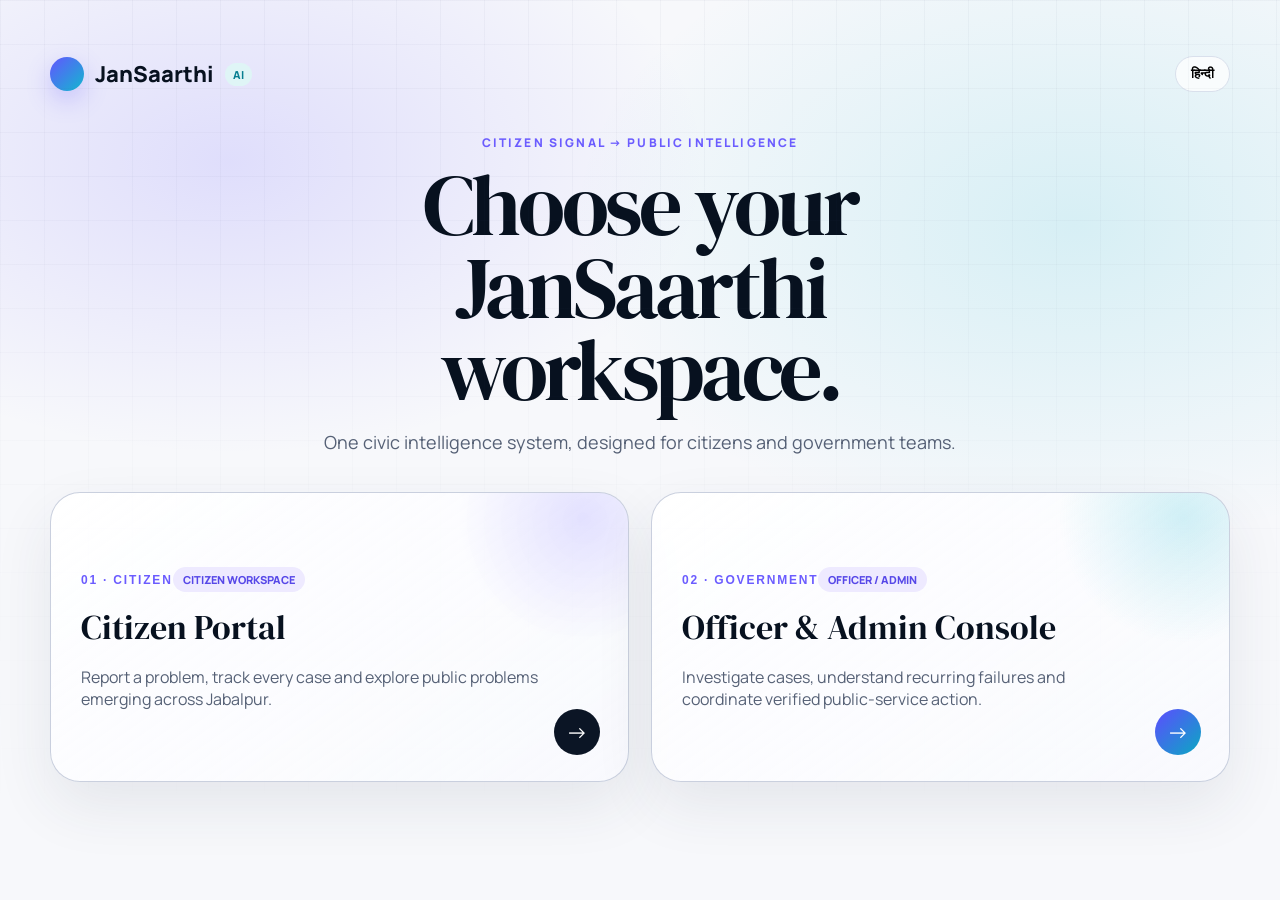
<file: index.html>
<!doctype html><html lang="en"><head><meta charset="utf-8"><meta name="viewport" content="width=device-width,initial-scale=1"><title>JanSaarthi AI</title>
<link rel="preconnect" href="https://fonts.googleapis.com"><link rel="preconnect" href="https://fonts.gstatic.com" crossorigin><link href="https://fonts.googleapis.com/css2?family=DM+Serif+Display&family=Manrope:wght@400;600;700;800&family=Noto+Sans+Devanagari:wght@400;600;700;800&display=swap" rel="stylesheet">
<style>
:root{--bg:#f6f7fb;--ink:#07111f;--muted:#566176;--line:#d9e0ec;--primary:#6355ff;--cyan:#12b8cf;--surface:rgba(255,255,255,.82)}
*{box-sizing:border-box}body{margin:0;min-height:100vh;font-family:'Manrope','Noto Sans Devanagari',system-ui,sans-serif;color:var(--ink);background:radial-gradient(700px 430px at 18% 18%,rgba(99,85,255,.16),transparent 68%),radial-gradient(720px 460px at 84% 25%,rgba(18,184,207,.14),transparent 70%),#f7f8fb;overflow-x:hidden}.gridbg{position:fixed;inset:0;pointer-events:none;background-image:linear-gradient(rgba(80,91,119,.045) 1px,transparent 1px),linear-gradient(90deg,rgba(80,91,119,.045) 1px,transparent 1px);background-size:44px 44px;mask-image:linear-gradient(to bottom,#000,transparent 92%)}.shell{width:min(1180px,calc(100% - 40px));margin:auto;padding:56px 0}.topline{display:flex;justify-content:space-between;align-items:center;margin-bottom:42px}.brand{display:flex;align-items:center;gap:11px;font-weight:800;font-size:22px}.brand i{width:34px;height:34px;border-radius:50%;background:linear-gradient(135deg,var(--primary),var(--cyan));box-shadow:0 9px 25px rgba(99,85,255,.28)}.lang{border:1px solid var(--line);background:rgba(255,255,255,.75);border-radius:999px;padding:9px 15px;font-weight:800;cursor:pointer}.hero{text-align:center;margin:0 auto 38px;max-width:780px}.eyebrow{font-size:12px;font-weight:800;letter-spacing:.18em;color:#6b5cff;text-transform:uppercase}.hero h1{font-family:'DM Serif Display',Georgia,serif;font-size:clamp(52px,7vw,86px);font-weight:400;letter-spacing:-.045em;line-height:.96;margin:13px 0 18px}.hero p{font-size:18px;color:var(--muted);margin:0}.cards{display:grid;grid-template-columns:1fr 1fr;gap:22px}.card{position:relative;min-height:290px;padding:30px;border:1px solid rgba(185,192,211,.75);border-radius:30px;text-decoration:none;color:var(--ink);background:linear-gradient(145deg,rgba(255,255,255,.92),rgba(249,250,255,.72));box-shadow:0 24px 60px rgba(48,53,78,.09);overflow:hidden;transition:.28s ease}.card:before{content:'';position:absolute;width:260px;height:260px;border-radius:50%;right:-85px;top:-105px;background:radial-gradient(circle,rgba(99,85,255,.16),transparent 68%)}.card.admin:before{background:radial-gradient(circle,rgba(18,184,207,.18),transparent 68%)}.card:hover{transform:translateY(-8px);box-shadow:0 34px 80px rgba(48,53,78,.15);border-color:#bcb6ff}.num{font-family:'Space Grotesk',sans-serif;font-weight:700;font-size:12px;letter-spacing:.15em;color:#6b5cff}.tag{display:inline-flex;margin-top:44px;background:#eeeaff;color:#5748e8;font-size:11px;font-weight:800;padding:5px 10px;border-radius:999px}.card h2{font-family:'DM Serif Display',Georgia,serif;font-size:34px;font-weight:400;margin:12px 0 10px}.card p{color:var(--muted);max-width:46ch}.go{position:absolute;right:28px;bottom:26px;width:46px;height:46px;border-radius:50%;display:grid;place-items:center;background:#0b1525;color:#fff;font-size:22px}.admin .go{background:linear-gradient(135deg,#5d4cff,#0aa9c2)}@media(max-width:720px){.cards{grid-template-columns:1fr}.shell{padding-top:28px}.card{min-height:250px}.hero h1{font-size:54px}}
</style></head><body><div class="gridbg"></div><main class="shell"><div class="topline"><div class="brand"><i></i>JanSaarthi <span style="font-size:11px;color:#087f91;background:#dff5f6;padding:4px 8px;border-radius:999px">AI</span></div><button class="lang" id="langBtn">हिन्दी</button></div><section class="hero"><div class="eyebrow" id="ey">CITIZEN SIGNAL → PUBLIC INTELLIGENCE</div><h1 id="title">Choose your JanSaarthi workspace.</h1><p id="sub">One civic intelligence system, designed for citizens and government teams.</p></section><section class="cards"><a class="card" href="citizen/index.html"><span class="num">01 · CITIZEN</span><span class="tag" id="ctag">CITIZEN WORKSPACE</span><h2 id="ch">Citizen Portal</h2><p id="cp">Report a problem, track every case and explore public problems emerging across Jabalpur.</p><span class="go">→</span></a><a class="card admin" href="officer/index.html"><span class="num">02 · GOVERNMENT</span><span class="tag" id="atag">OFFICER / ADMIN</span><h2 id="ah">Officer & Admin Console</h2><p id="ap">Investigate cases, understand recurring failures and coordinate verified public-service action.</p><span class="go">→</span></a></section></main><script>const T={en:{b:'हिन्दी',ey:'CITIZEN SIGNAL → PUBLIC INTELLIGENCE',title:'Choose your JanSaarthi workspace.',sub:'One civic intelligence system, designed for citizens and government teams.',ctag:'CITIZEN WORKSPACE',ch:'Citizen Portal',cp:'Report a problem, track every case and explore public problems emerging across Jabalpur.',atag:'OFFICER / ADMIN',ah:'Officer & Admin Console',ap:'Investigate cases, understand recurring failures and coordinate verified public-service action.'},hi:{b:'English',ey:'नागरिक संकेत → सार्वजनिक इंटेलिजेंस',title:'अपना जनसारथी कार्यक्षेत्र चुनें।',sub:'नागरिकों और सरकारी टीमों के लिए एक एकीकृत नागरिक इंटेलिजेंस प्रणाली।',ctag:'नागरिक कार्यक्षेत्र',ch:'नागरिक पोर्टल',cp:'समस्या दर्ज करें, हर मामले को ट्रैक करें और जबलपुर में उभरती सार्वजनिक समस्याएँ देखें।',atag:'अधिकारी / प्रशासक',ah:'अधिकारी एवं प्रशासक कंसोल',ap:'मामलों की जाँच करें, बार-बार होने वाली विफलताओं को समझें और सत्यापित सार्वजनिक-सेवा कार्रवाई का समन्वय करें।'}};let l=localStorage.getItem('js_lang')||'en';function paint(){let x=T[l];for(let k of ['ey','title','sub','ctag','ch','cp','atag','ah','ap'])document.getElementById(k).textContent=x[k];document.getElementById('langBtn').textContent=x.b;document.documentElement.lang=l}paint();document.getElementById('langBtn').onclick=()=>{l=l==='en'?'hi':'en';localStorage.setItem('js_lang',l);paint()}</script></body></html>
</file>
